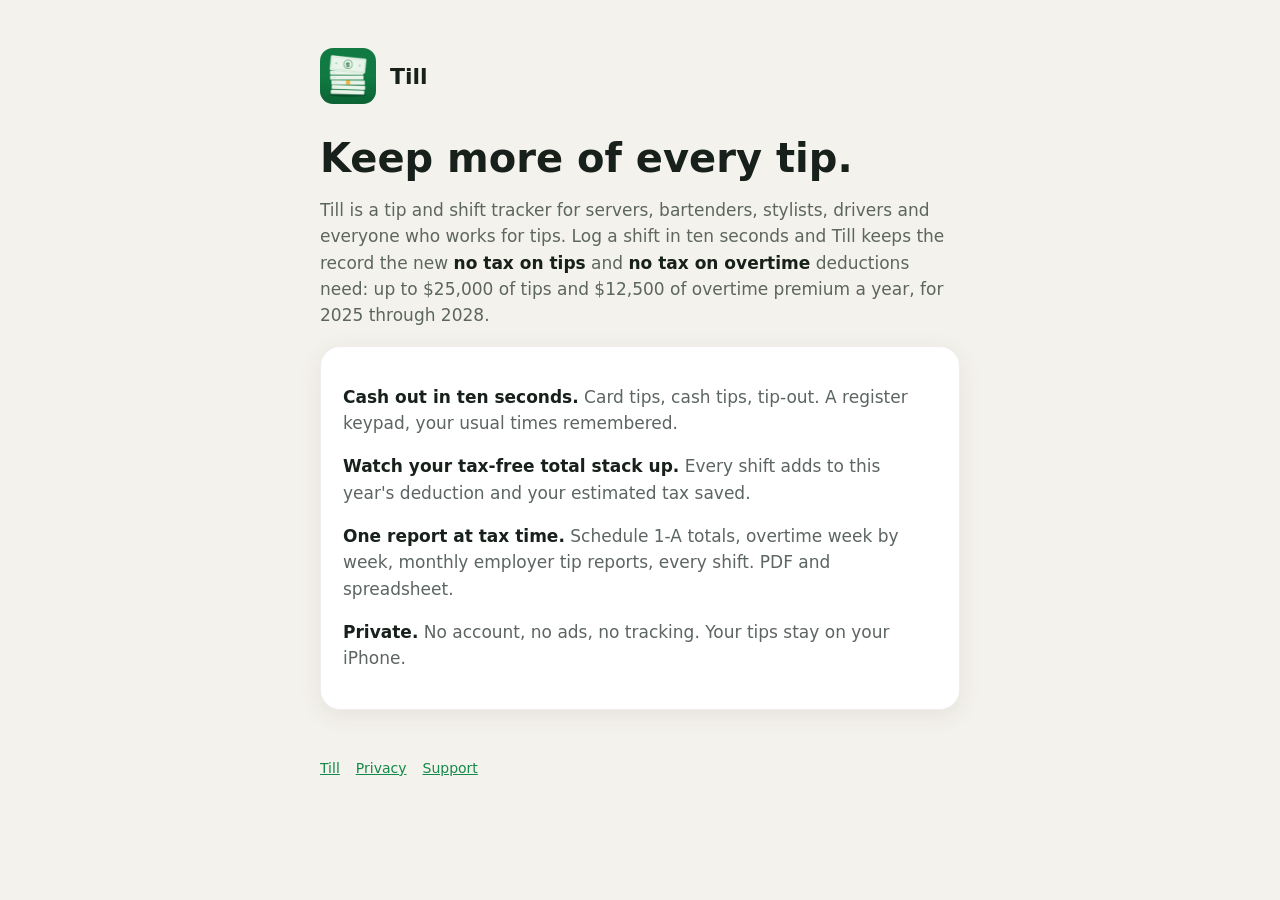
<file: index.html>
<!doctype html><html lang="en"><head><meta charset="utf-8"><meta name="viewport" content="width=device-width,initial-scale=1">
<title>Till: Tip &amp; Overtime Tracker</title><meta name="description" content="Log tips in ten seconds. Till tracks the no-tax-on-tips and overtime deductions and gives you a tax-ready report.">
<link rel="stylesheet" href="style.css"><link rel="icon" href="icon.png"></head><body><main>
<header><img src="icon.png" alt=""><a href="index.html">Till</a></header>
<h1>Keep more of every tip.</h1>
<p>Till is a tip and shift tracker for servers, bartenders, stylists, drivers and everyone who works for tips. Log a shift in ten seconds and Till keeps the record the new <strong>no tax on tips</strong> and <strong>no tax on overtime</strong> deductions need: up to $25,000 of tips and $12,500 of overtime premium a year, for 2025 through 2028.</p>
<div class="card"><p><strong>Cash out in ten seconds.</strong> Card tips, cash tips, tip-out. A register keypad, your usual times remembered.</p>
<p><strong>Watch your tax-free total stack up.</strong> Every shift adds to this year's deduction and your estimated tax saved.</p>
<p><strong>One report at tax time.</strong> Schedule 1-A totals, overtime week by week, monthly employer tip reports, every shift. PDF and spreadsheet.</p>
<p><strong>Private.</strong> No account, no ads, no tracking. Your tips stay on your iPhone.</p></div>
<footer><a href="index.html">Till</a><a href="privacy.html">Privacy</a><a href="support.html">Support</a></footer>
</main></body></html>
</file>
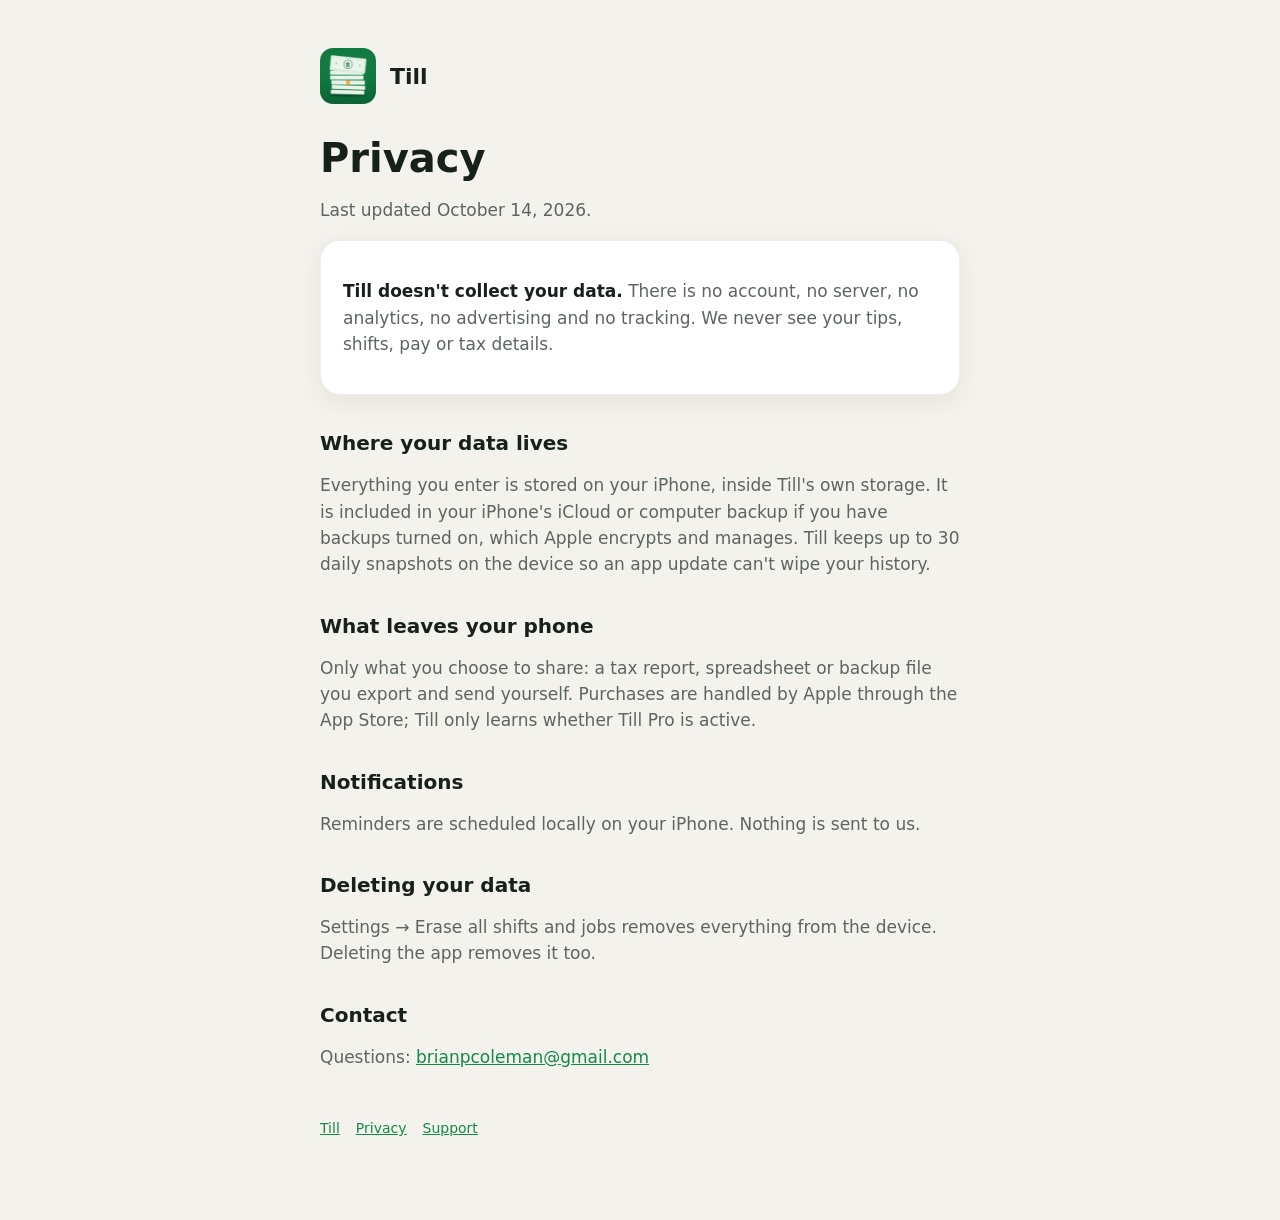
<file: privacy.html>
<!doctype html><html lang="en"><head><meta charset="utf-8"><meta name="viewport" content="width=device-width,initial-scale=1">
<title>Till Privacy Policy</title><link rel="stylesheet" href="style.css"><link rel="icon" href="icon.png"></head><body><main>
<header><img src="icon.png" alt=""><a href="index.html">Till</a></header>
<h1>Privacy</h1>
<p>Last updated October 14, 2026.</p>
<div class="card"><p><strong>Till doesn't collect your data.</strong> There is no account, no server, no analytics, no advertising and no tracking. We never see your tips, shifts, pay or tax details.</p></div>
<h2>Where your data lives</h2>
<p>Everything you enter is stored on your iPhone, inside Till's own storage. It is included in your iPhone's iCloud or computer backup if you have backups turned on, which Apple encrypts and manages. Till keeps up to 30 daily snapshots on the device so an app update can't wipe your history.</p>
<h2>What leaves your phone</h2>
<p>Only what you choose to share: a tax report, spreadsheet or backup file you export and send yourself. Purchases are handled by Apple through the App Store; Till only learns whether Till Pro is active.</p>
<h2>Notifications</h2>
<p>Reminders are scheduled locally on your iPhone. Nothing is sent to us.</p>
<h2>Deleting your data</h2>
<p>Settings → Erase all shifts and jobs removes everything from the device. Deleting the app removes it too.</p>
<h2>Contact</h2>
<p>Questions: <a href="mailto:brianpcoleman@gmail.com">brianpcoleman@gmail.com</a></p>
<footer><a href="index.html">Till</a><a href="privacy.html">Privacy</a><a href="support.html">Support</a></footer>
</main></body></html>
</file>
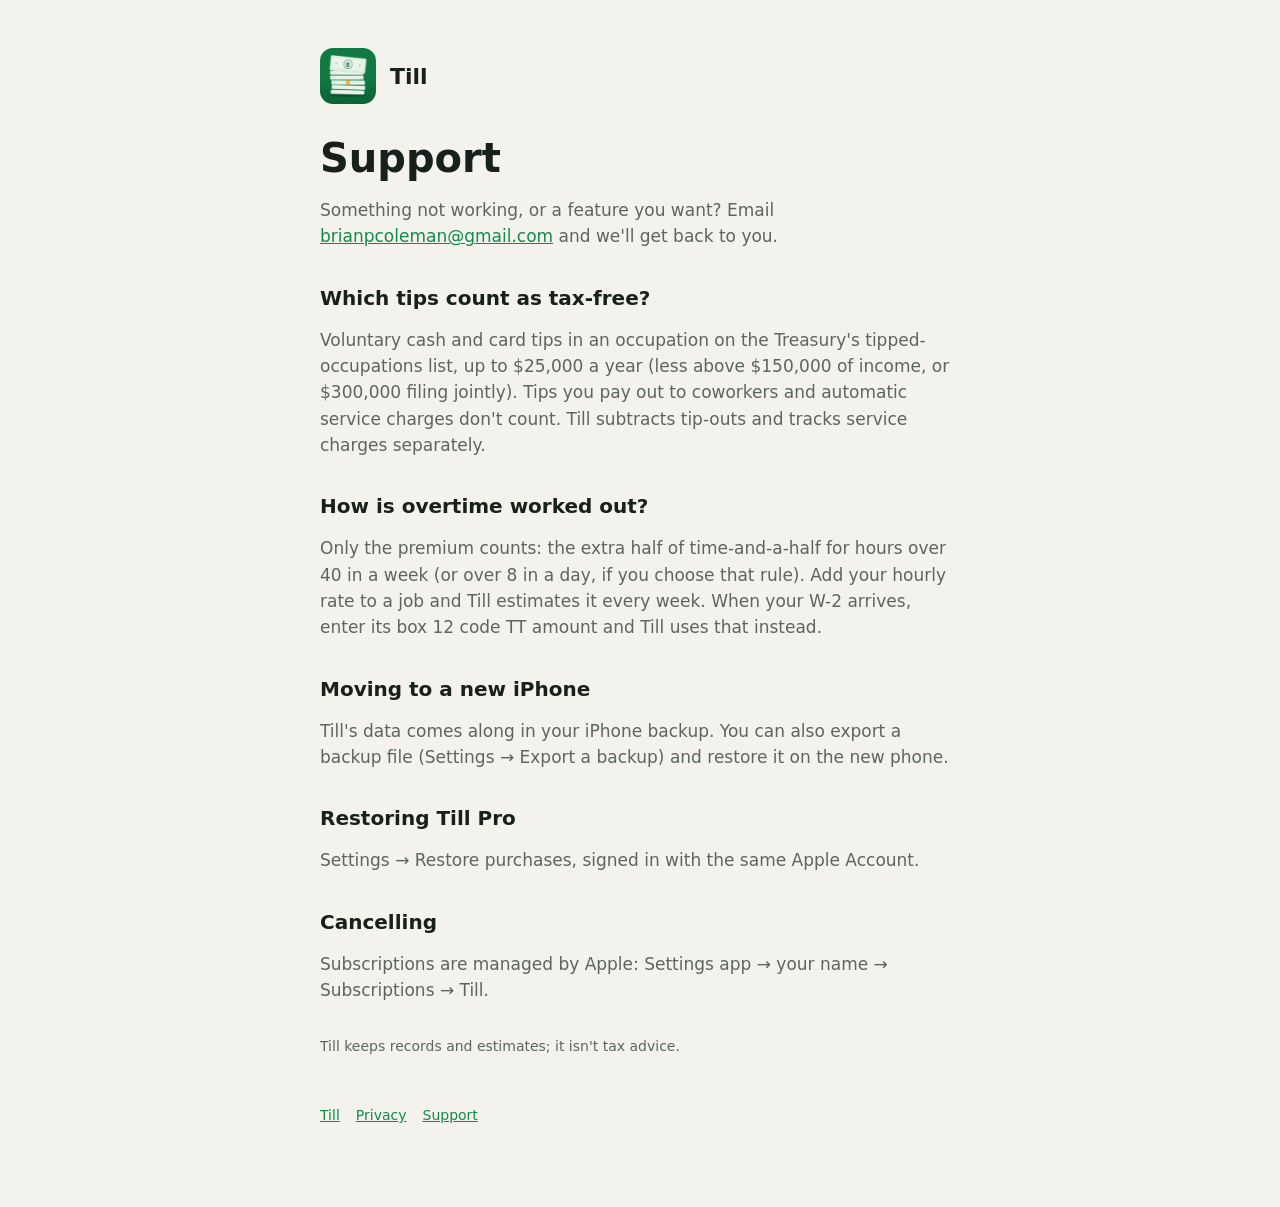
<file: support.html>
<!doctype html><html lang="en"><head><meta charset="utf-8"><meta name="viewport" content="width=device-width,initial-scale=1">
<title>Till Support</title><link rel="stylesheet" href="style.css"><link rel="icon" href="icon.png"></head><body><main>
<header><img src="icon.png" alt=""><a href="index.html">Till</a></header>
<h1>Support</h1>
<p>Something not working, or a feature you want? Email <a href="mailto:brianpcoleman@gmail.com?subject=Till%20support">brianpcoleman@gmail.com</a> and we'll get back to you.</p>
<h2>Which tips count as tax-free?</h2>
<p>Voluntary cash and card tips in an occupation on the Treasury's tipped-occupations list, up to $25,000 a year (less above $150,000 of income, or $300,000 filing jointly). Tips you pay out to coworkers and automatic service charges don't count. Till subtracts tip-outs and tracks service charges separately.</p>
<h2>How is overtime worked out?</h2>
<p>Only the premium counts: the extra half of time-and-a-half for hours over 40 in a week (or over 8 in a day, if you choose that rule). Add your hourly rate to a job and Till estimates it every week. When your W-2 arrives, enter its box 12 code TT amount and Till uses that instead.</p>
<h2>Moving to a new iPhone</h2>
<p>Till's data comes along in your iPhone backup. You can also export a backup file (Settings → Export a backup) and restore it on the new phone.</p>
<h2>Restoring Till Pro</h2>
<p>Settings → Restore purchases, signed in with the same Apple Account.</p>
<h2>Cancelling</h2>
<p>Subscriptions are managed by Apple: Settings app → your name → Subscriptions → Till.</p>
<p style="margin-top:32px;font-size:14px">Till keeps records and estimates; it isn't tax advice.</p>
<footer><a href="index.html">Till</a><a href="privacy.html">Privacy</a><a href="support.html">Support</a></footer>
</main></body></html>
</file>
<file: style.css>
:root{--ground:#F4F2EC;--surface:#fff;--ink:#17201B;--ink2:#5C6560;--accent:#13894A;--soft:#DCEFE2;--hair:rgba(0,0,0,.07)}
@media (prefers-color-scheme:dark){:root{--ground:#0C100E;--surface:#161B18;--ink:#E8EDE9;--ink2:#9DA8A1;--accent:#4FD08A;--soft:#163222;--hair:rgba(255,255,255,.08)}}
*{box-sizing:border-box}html{color-scheme:light dark}
body{margin:0;background:var(--ground);color:var(--ink);font:17px/1.55 -apple-system,BlinkMacSystemFont,"SF Pro Text",system-ui,sans-serif}
main{max-width:680px;margin:0 auto;padding:48px 20px 80px}
header{display:flex;align-items:center;gap:14px;margin-bottom:32px}
header img{width:56px;height:56px;border-radius:13px}
header a{color:inherit;text-decoration:none;font:700 22px ui-rounded,-apple-system,system-ui}
h1{font:700 40px/1.1 ui-rounded,-apple-system,system-ui;margin:0 0 12px}
h2{font:700 20px ui-rounded,-apple-system,system-ui;margin:36px 0 8px}
p,li{color:var(--ink2)}strong{color:var(--ink)}
a{color:var(--accent)}
.card{background:var(--surface);border:.5px solid var(--hair);border-radius:20px;padding:20px 22px;margin:16px 0;box-shadow:0 6px 24px rgba(58,52,32,.08)}
.cta{display:inline-block;background:var(--accent);color:#fff;text-decoration:none;font-weight:600;padding:14px 22px;border-radius:14px;margin-top:8px}
@media (prefers-color-scheme:dark){.cta{color:#05200F}}
footer{margin-top:48px;font-size:14px;color:var(--ink2)}
footer a{margin-right:16px}
</file>
